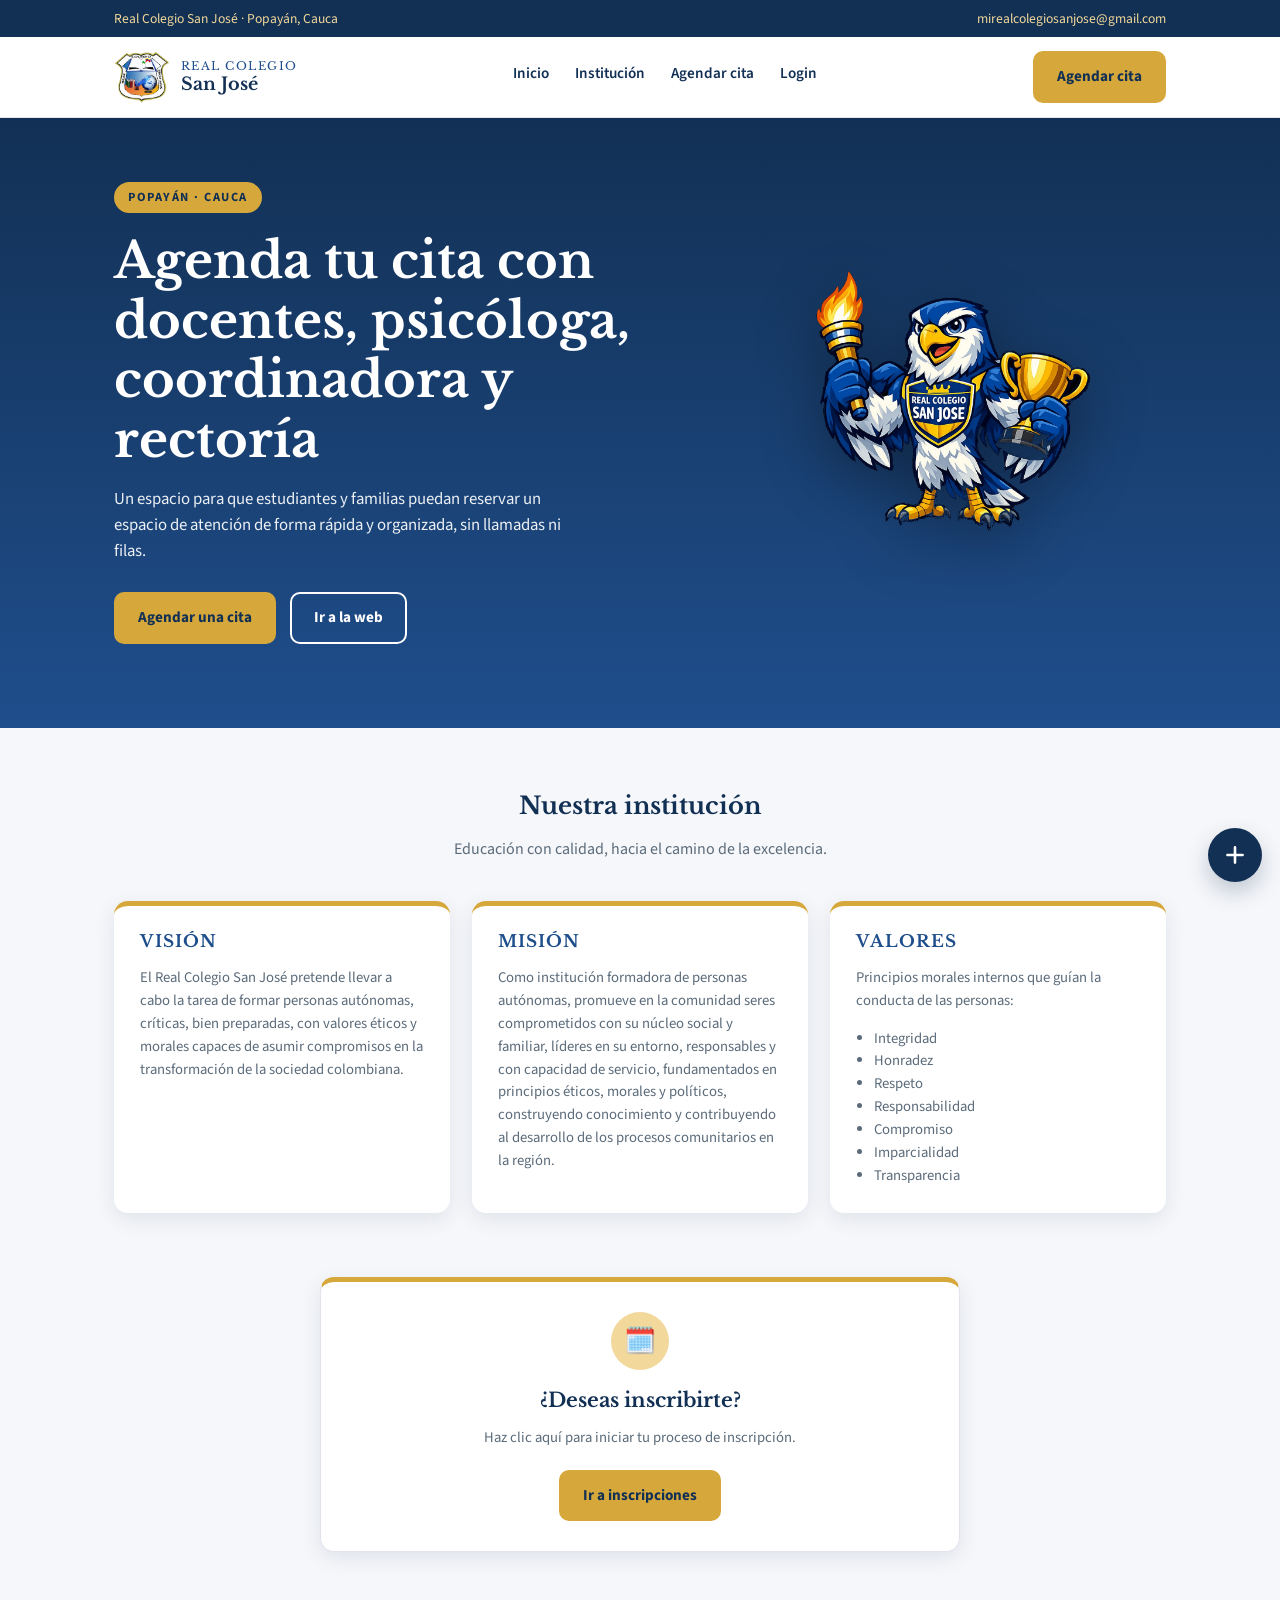
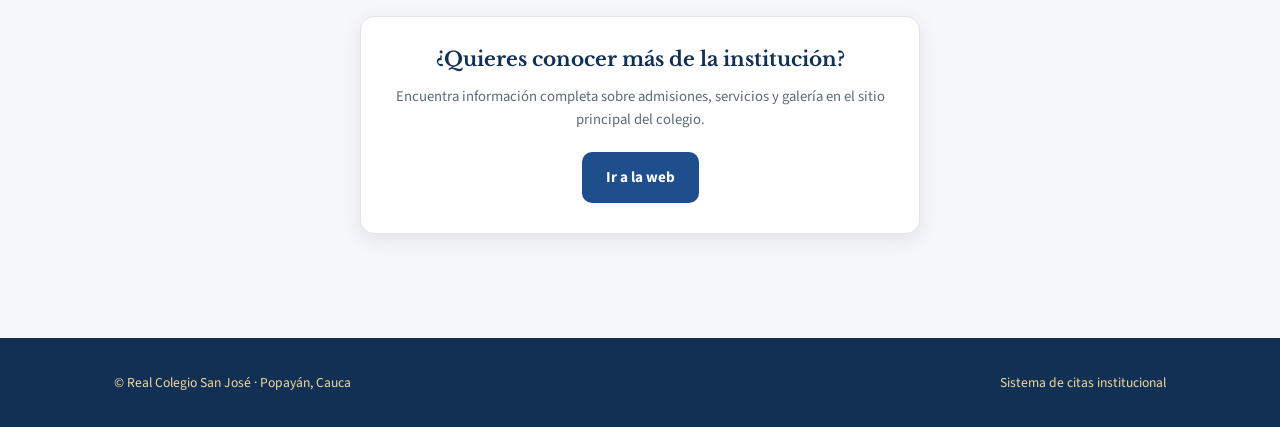
<file: index.html>
<!DOCTYPE html>
<html lang="es">
<head>
<meta charset="UTF-8">
<link rel="icon" href="assets/logo.png" type="image/png">
<meta name="viewport" content="width=device-width, initial-scale=1.0">
<title>Real Colegio San José | Popayán - Cauca</title>
<link rel="preconnect" href="https://fonts.googleapis.com">
<link href="https://fonts.googleapis.com/css2?family=Libre+Baskerville:wght@400;700&family=Source+Sans+3:wght@400;600;700&family=IBM+Plex+Mono:wght@500;600&display=swap" rel="stylesheet">
<link rel="stylesheet" href="css/style.css">
</head>
<body>

<div class="topbar">
  <div class="wrap">
    <span>Real Colegio San José · Popayán, Cauca</span>
    <span>mirealcolegiosanjose@gmail.com</span>
  </div>
</div>

<nav class="main">
  <div class="wrap">
    <div class="brand">
      <img src="assets/logo.png" alt="Escudo Real Colegio San José">
      <div class="brand-text">
        <span class="a">Real Colegio</span>
        <span class="b">San José</span>
      </div>
    </div>
    <div class="navlinks">
      <a href="index.html">Inicio</a>
      <a href="#institucion">Institución</a>
      <a href="citas.html">Agendar cita</a>
      <a href="login.html">Login</a>
    </div>
    <a href="citas.html" class="btn dorado">Agendar cita</a>
    <a href="login.html" class="btn outline nav-login-movil">Login</a>
  </div>
</nav>

<section class="hero">
  <div class="wrap">
    <div>
      <span class="eyebrow">Popayán · Cauca</span>
      <h1 style="color:#fff;">Agenda tu cita con docentes, psicóloga, coordinadora y rectoría</h1>
      <p>Un espacio para que estudiantes y familias puedan reservar un espacio de atención de forma rápida y organizada, sin llamadas ni filas.</p>
      <div class="actions">
        <a href="citas.html" class="btn dorado">Agendar una cita</a>
        <a href="https://realcolegiosanjose.edu.co/" target="_blank" rel="noopener" class="btn outline" style="color:#fff; border-color:#fff;">Ir a la web</a>
      </div>
    </div>
    <div>
      <img src="assets/mascota.png" alt="Mascota del Real Colegio San José" class="mascota">
    </div>
  </div>
</section>

<section class="section" id="institucion">
  <div class="wrap">
    <div class="section-title">
      <h2>Nuestra institución</h2>
      <p>Educación con calidad, hacia el camino de la excelencia.</p>
    </div>
    <div class="mvv">
      <div class="box">
        <h3>Visión</h3>
        <p>El Real Colegio San José pretende llevar a cabo la tarea de formar personas autónomas, críticas, bien preparadas, con valores éticos y morales capaces de asumir compromisos en la transformación de la sociedad colombiana.</p>
      </div>
      <div class="box">
        <h3>Misión</h3>
        <p>Como institución formadora de personas autónomas, promueve en la comunidad seres comprometidos con su núcleo social y familiar, líderes en su entorno, responsables y con capacidad de servicio, fundamentados en principios éticos, morales y políticos, construyendo conocimiento y contribuyendo al desarrollo de los procesos comunitarios en la región.</p>
      </div>
      <div class="box">
        <h3>Valores</h3>
        <p>Principios morales internos que guían la conducta de las personas:</p>
        <ul>
          <li>Integridad</li>
          <li>Honradez</li>
          <li>Respeto</li>
          <li>Responsabilidad</li>
          <li>Compromiso</li>
          <li>Imparcialidad</li>
          <li>Transparencia</li>
        </ul>
      </div>
    </div>
  </div>
</section>

<section class="section" style="padding-top:0;">
  <div class="wrap">
    <div class="card" style="max-width:640px; margin:0 auto; border-top:5px solid var(--dorado); text-align:center;">
      <div class="icon">🗓️</div>
      <h3>¿Deseas inscribirte?</h3>
      <p>Haz clic aquí para iniciar tu proceso de inscripción.</p>
      <a href="https://inscripcionessanjose.github.io/index.html" target="_blank" rel="noopener" class="btn dorado">Ir a inscripciones</a>
    </div>
  </div>
</section>

<section class="section" style="padding-top:0;">
  <div class="wrap center">
    <div class="card" style="max-width:560px; margin:0 auto;">
      <h3>¿Quieres conocer más de la institución?</h3>
      <p>Encuentra información completa sobre admisiones, servicios y galería en el sitio principal del colegio.</p>
      <a href="https://realcolegiosanjose.edu.co/" target="_blank" rel="noopener" class="btn">Ir a la web</a>
    </div>
  </div>
</section>

<footer>
  <div class="wrap">
    <span>© Real Colegio San José · Popayán, Cauca</span>
    <span>Sistema de citas institucional</span>
  </div>
</footer>

<div class="fab-contenedor" id="fab-redes">
  <div class="fab-lista">
    <a class="fab-item" href="https://wa.me/573028394523" target="_blank" rel="noopener" aria-label="WhatsApp">
      <svg width="26" height="26" viewBox="0 0 24 24" aria-hidden="true"><path fill="#25D366" d="M12.04 2C6.58 2 2.13 6.45 2.13 11.91c0 1.77.46 3.45 1.32 4.95L2 22l5.25-1.38a9.9 9.9 0 0 0 4.79 1.22h.01c5.46 0 9.91-4.45 9.91-9.91C21.96 6.45 17.5 2 12.04 2zm5.8 14.07c-.24.68-1.19 1.25-1.94 1.4-.53.11-1.21.19-3.52-.75-2.95-1.22-4.85-4.2-5-4.4-.14-.2-1.2-1.6-1.2-3.05 0-1.45.75-2.16 1.02-2.46.27-.3.58-.37.78-.37.19 0 .39 0 .56.01.18.01.42-.07.66.5.24.58.83 2.01.9 2.16.07.15.12.32.02.52-.1.2-.15.32-.3.5-.15.17-.31.38-.44.51-.15.15-.3.31-.13.6.17.3.76 1.26 1.64 2.04 1.13 1 2.08 1.32 2.38 1.47.3.15.48.13.65-.08.18-.2.75-.87.95-1.17.2-.3.4-.25.68-.15.28.1 1.77.84 2.08 1 .3.15.5.23.58.36.08.13.08.75-.16 1.43z"/></svg>
    </a>
    <a class="fab-item" href="https://www.instagram.com/realcolegiosanjose?igsh=MXZoenY2NHFmcDVvdA==" target="_blank" rel="noopener" aria-label="Instagram">
      <svg width="26" height="26" viewBox="0 0 16 16" xmlns="http://www.w3.org/2000/svg">
        <defs>
          <linearGradient id="igGrad" x1="0%" y1="100%" x2="100%" y2="0%">
            <stop offset="0%" stop-color="#FFDD55"/>
            <stop offset="35%" stop-color="#FF543E"/>
            <stop offset="70%" stop-color="#C837AB"/>
            <stop offset="100%" stop-color="#5851D8"/>
          </linearGradient>
        </defs>
        <path fill="url(#igGrad)" d="M8 0C5.829 0 5.556.01 4.703.048 3.85.088 3.269.222 2.76.42a3.9 3.9 0 0 0-1.417.923A3.9 3.9 0 0 0 .42 2.76C.222 3.268.087 3.85.048 4.7.01 5.555 0 5.827 0 8.001c0 2.172.01 2.444.048 3.297.04.852.174 1.433.372 1.942.205.526.478.972.923 1.417.444.445.89.719 1.416.923.51.198 1.09.333 1.942.372C5.555 15.99 5.827 16 8 16s2.444-.01 3.298-.048c.851-.04 1.434-.174 1.943-.372a3.9 3.9 0 0 0 1.416-.923c.445-.445.718-.891.923-1.417.197-.509.332-1.09.372-1.942C15.99 10.445 16 10.173 16 8s-.01-2.445-.048-3.299c-.04-.851-.175-1.433-.372-1.941a3.9 3.9 0 0 0-.923-1.417A3.9 3.9 0 0 0 13.24.42c-.51-.198-1.092-.333-1.943-.372C10.443.01 10.172 0 7.998 0zm-.717 1.442h.718c2.136 0 2.389.007 3.232.046.78.035 1.203.166 1.485.275.373.145.64.319.92.599.28.28.453.546.598.92.11.281.24.705.275 1.485.039.843.047 1.096.047 3.231s-.008 2.389-.047 3.232c-.035.78-.166 1.203-.275 1.485a2.5 2.5 0 0 1-.598.92c-.28.28-.546.453-.92.598-.28.11-.704.24-1.485.275-.843.039-1.096.047-3.232.047s-2.39-.008-3.233-.047c-.78-.035-1.203-.166-1.485-.275a2.5 2.5 0 0 1-.92-.598 2.5 2.5 0 0 1-.6-.92c-.109-.281-.24-.705-.275-1.485-.038-.843-.046-1.096-.046-3.233 0-2.136.008-2.388.046-3.231.036-.78.166-1.204.276-1.486.145-.373.319-.64.599-.92s.546-.453.92-.598c.282-.11.705-.24 1.485-.276.738-.033 1.024-.043 2.515-.045zm4.988 1.328a.96.96 0 1 0 0 1.92.96.96 0 0 0 0-1.92m-4.27 1.122a4.109 4.109 0 1 0 0 8.217 4.109 4.109 0 0 0 0-8.217m0 1.441a2.667 2.667 0 1 1 0 5.334 2.667 2.667 0 0 1 0-5.334"/>
      </svg>
    </a>
    <a class="fab-item" href="https://www.facebook.com/share/17woAb1F4h/" target="_blank" rel="noopener" aria-label="Facebook">
      <svg width="26" height="26" viewBox="0 0 16 16" fill="#1877F2" xmlns="http://www.w3.org/2000/svg"><path d="M16 8.049c0-4.446-3.582-8.05-8-8.05C3.58 0 0 3.603 0 8.05c0 4.017 2.926 7.347 6.75 7.951v-5.625h-2.03V8.05H6.75V6.275c0-2.017 1.195-3.131 3.022-3.131.876 0 1.791.157 1.791.157v1.98h-1.009c-.993 0-1.303.621-1.303 1.258v1.51h2.218l-.354 2.326H9.25V16c3.824-.604 6.75-3.934 6.75-7.951"/></svg>
    </a>
  </div>
  <button type="button" class="fab-trigger" aria-label="Mostrar redes sociales" aria-expanded="false">
    <svg width="26" height="26" viewBox="0 0 24 24" fill="none" stroke="currentColor" stroke-width="2.4" stroke-linecap="round"><path d="M12 5v14M5 12h14"/></svg>
  </button>
</div>

<script src="js/fab-redes.js"></script>
</body>
</html>
</file>
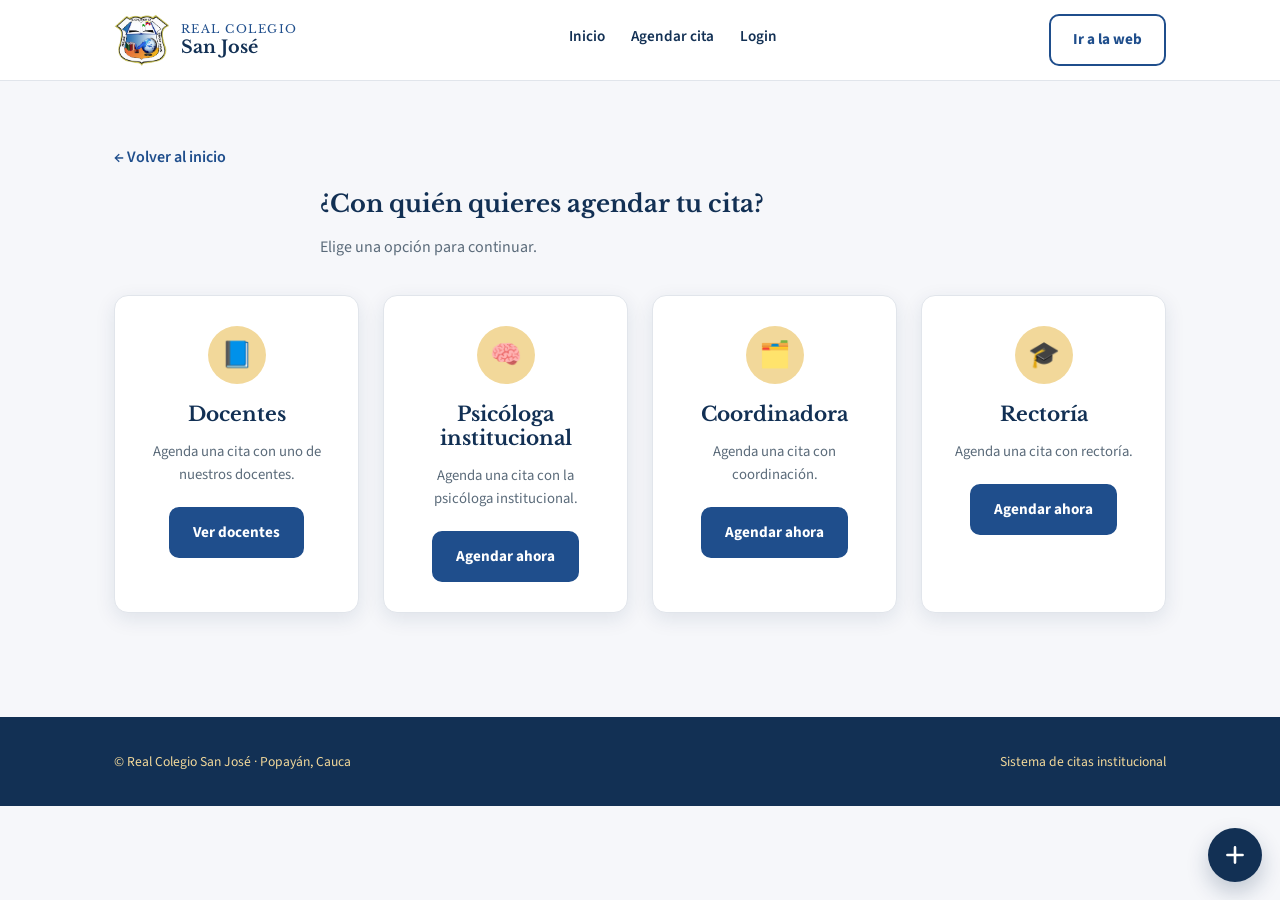
<file: citas.html>
<!DOCTYPE html>
<html lang="es">
<head>
<meta charset="UTF-8">
<link rel="icon" href="assets/logo.png" type="image/png">
<meta name="viewport" content="width=device-width, initial-scale=1.0">
<title>Agendar cita | Real Colegio San José</title>
<link rel="preconnect" href="https://fonts.googleapis.com">
<link href="https://fonts.googleapis.com/css2?family=Libre+Baskerville:wght@400;700&family=Source+Sans+3:wght@400;600;700&family=IBM+Plex+Mono:wght@500;600&display=swap" rel="stylesheet">
<link rel="stylesheet" href="css/style.css">
</head>
<body>

<nav class="main">
  <div class="wrap">
    <div class="brand">
      <img src="assets/logo.png" alt="Escudo Real Colegio San José">
      <div class="brand-text">
        <span class="a">Real Colegio</span>
        <span class="b">San José</span>
      </div>
    </div>
    <div class="navlinks">
      <a href="index.html">Inicio</a>
      <a href="citas.html">Agendar cita</a>
      <a href="login.html">Login</a>
    </div>
    <a href="https://realcolegiosanjose.edu.co/" target="_blank" rel="noopener" class="btn outline">Ir a la web</a>
    <a href="login.html" class="btn outline nav-login-movil">Login</a>
  </div>
</nav>

<section class="section">
  <div class="wrap">
    <a href="index.html" class="back-link">← Volver al inicio</a>
    <div class="section-title" style="text-align:left; margin-bottom:36px;">
      <h2>¿Con quién quieres agendar tu cita?</h2>
      <p>Elige una opción para continuar.</p>
    </div>

    <div class="cards3">
      <a href="lista.html?categoria=docente" class="card">
        <div class="icon">📘</div>
        <h3>Docentes</h3>
        <p>Agenda una cita con uno de nuestros docentes.</p>
        <span class="btn">Ver docentes</span>
      </a>

      <a href="lista.html?categoria=psicologo" class="card">
        <div class="icon">🧠</div>
        <h3>Psicóloga institucional</h3>
        <p>Agenda una cita con la psicóloga institucional.</p>
        <span class="btn">Agendar ahora</span>
      </a>

      <a href="lista.html?categoria=coordinador" class="card">
        <div class="icon">🗂️</div>
        <h3>Coordinadora</h3>
        <p>Agenda una cita con coordinación.</p>
        <span class="btn">Agendar ahora</span>
      </a>

      <a href="lista.html?categoria=rector" class="card">
        <div class="icon">🎓</div>
        <h3>Rectoría</h3>
        <p>Agenda una cita con rectoría.</p>
        <span class="btn">Agendar ahora</span>
      </a>
    </div>
  </div>
</section>

<footer>
  <div class="wrap">
    <span>© Real Colegio San José · Popayán, Cauca</span>
    <span>Sistema de citas institucional</span>
  </div>
</footer>

<div class="fab-contenedor" id="fab-redes">
  <div class="fab-lista">
    <a class="fab-item" href="https://wa.me/573028394523" target="_blank" rel="noopener" aria-label="WhatsApp">
      <svg width="26" height="26" viewBox="0 0 24 24" aria-hidden="true"><path fill="#25D366" d="M12.04 2C6.58 2 2.13 6.45 2.13 11.91c0 1.77.46 3.45 1.32 4.95L2 22l5.25-1.38a9.9 9.9 0 0 0 4.79 1.22h.01c5.46 0 9.91-4.45 9.91-9.91C21.96 6.45 17.5 2 12.04 2zm5.8 14.07c-.24.68-1.19 1.25-1.94 1.4-.53.11-1.21.19-3.52-.75-2.95-1.22-4.85-4.2-5-4.4-.14-.2-1.2-1.6-1.2-3.05 0-1.45.75-2.16 1.02-2.46.27-.3.58-.37.78-.37.19 0 .39 0 .56.01.18.01.42-.07.66.5.24.58.83 2.01.9 2.16.07.15.12.32.02.52-.1.2-.15.32-.3.5-.15.17-.31.38-.44.51-.15.15-.3.31-.13.6.17.3.76 1.26 1.64 2.04 1.13 1 2.08 1.32 2.38 1.47.3.15.48.13.65-.08.18-.2.75-.87.95-1.17.2-.3.4-.25.68-.15.28.1 1.77.84 2.08 1 .3.15.5.23.58.36.08.13.08.75-.16 1.43z"/></svg>
    </a>
    <a class="fab-item" href="https://www.instagram.com/realcolegiosanjose?igsh=MXZoenY2NHFmcDVvdA==" target="_blank" rel="noopener" aria-label="Instagram">
      <svg width="26" height="26" viewBox="0 0 16 16" xmlns="http://www.w3.org/2000/svg">
        <defs>
          <linearGradient id="igGrad" x1="0%" y1="100%" x2="100%" y2="0%">
            <stop offset="0%" stop-color="#FFDD55"/>
            <stop offset="35%" stop-color="#FF543E"/>
            <stop offset="70%" stop-color="#C837AB"/>
            <stop offset="100%" stop-color="#5851D8"/>
          </linearGradient>
        </defs>
        <path fill="url(#igGrad)" d="M8 0C5.829 0 5.556.01 4.703.048 3.85.088 3.269.222 2.76.42a3.9 3.9 0 0 0-1.417.923A3.9 3.9 0 0 0 .42 2.76C.222 3.268.087 3.85.048 4.7.01 5.555 0 5.827 0 8.001c0 2.172.01 2.444.048 3.297.04.852.174 1.433.372 1.942.205.526.478.972.923 1.417.444.445.89.719 1.416.923.51.198 1.09.333 1.942.372C5.555 15.99 5.827 16 8 16s2.444-.01 3.298-.048c.851-.04 1.434-.174 1.943-.372a3.9 3.9 0 0 0 1.416-.923c.445-.445.718-.891.923-1.417.197-.509.332-1.09.372-1.942C15.99 10.445 16 10.173 16 8s-.01-2.445-.048-3.299c-.04-.851-.175-1.433-.372-1.941a3.9 3.9 0 0 0-.923-1.417A3.9 3.9 0 0 0 13.24.42c-.51-.198-1.092-.333-1.943-.372C10.443.01 10.172 0 7.998 0zm-.717 1.442h.718c2.136 0 2.389.007 3.232.046.78.035 1.203.166 1.485.275.373.145.64.319.92.599.28.28.453.546.598.92.11.281.24.705.275 1.485.039.843.047 1.096.047 3.231s-.008 2.389-.047 3.232c-.035.78-.166 1.203-.275 1.485a2.5 2.5 0 0 1-.598.92c-.28.28-.546.453-.92.598-.28.11-.704.24-1.485.275-.843.039-1.096.047-3.232.047s-2.39-.008-3.233-.047c-.78-.035-1.203-.166-1.485-.275a2.5 2.5 0 0 1-.92-.598 2.5 2.5 0 0 1-.6-.92c-.109-.281-.24-.705-.275-1.485-.038-.843-.046-1.096-.046-3.233 0-2.136.008-2.388.046-3.231.036-.78.166-1.204.276-1.486.145-.373.319-.64.599-.92s.546-.453.92-.598c.282-.11.705-.24 1.485-.276.738-.033 1.024-.043 2.515-.045zm4.988 1.328a.96.96 0 1 0 0 1.92.96.96 0 0 0 0-1.92m-4.27 1.122a4.109 4.109 0 1 0 0 8.217 4.109 4.109 0 0 0 0-8.217m0 1.441a2.667 2.667 0 1 1 0 5.334 2.667 2.667 0 0 1 0-5.334"/>
      </svg>
    </a>
    <a class="fab-item" href="https://www.facebook.com/share/17woAb1F4h/" target="_blank" rel="noopener" aria-label="Facebook">
      <svg width="26" height="26" viewBox="0 0 16 16" fill="#1877F2" xmlns="http://www.w3.org/2000/svg"><path d="M16 8.049c0-4.446-3.582-8.05-8-8.05C3.58 0 0 3.603 0 8.05c0 4.017 2.926 7.347 6.75 7.951v-5.625h-2.03V8.05H6.75V6.275c0-2.017 1.195-3.131 3.022-3.131.876 0 1.791.157 1.791.157v1.98h-1.009c-.993 0-1.303.621-1.303 1.258v1.51h2.218l-.354 2.326H9.25V16c3.824-.604 6.75-3.934 6.75-7.951"/></svg>
    </a>
  </div>
  <button type="button" class="fab-trigger" aria-label="Mostrar redes sociales" aria-expanded="false">
    <svg width="26" height="26" viewBox="0 0 24 24" fill="none" stroke="currentColor" stroke-width="2.4" stroke-linecap="round"><path d="M12 5v14M5 12h14"/></svg>
  </button>
</div>

<script src="js/fab-redes.js"></script>
</body>
</html>
</file>
<file: css/style.css>
/* ===========================================================
   REAL COLEGIO SAN JOSÉ — Sistema de citas
   Paleta: azul institucional, dorado, blanco
   Tipografía: Libre Baskerville (display) + Source Sans 3 (cuerpo)
             + IBM Plex Mono (horas / fechas)
   =========================================================== */

:root{
  --azul-marino:#123054;
  --azul:#1F4E8C;
  --azul-claro:#3D74BF;
  --dorado:#D6A83B;
  --dorado-suave:#F2D89A;
  --blanco:#FFFFFF;
  --fondo:#F6F7FA;
  --texto:#22303F;
  --texto-suave:#5B6B7A;
  --linea:#E1E5EB;
  --ocupado:#C0392B;
  --disponible:#1F8A55;

  --radio:10px;
  --sombra: 0 6px 20px rgba(18,48,84,0.10);
}

*{box-sizing:border-box;}
html,body{margin:0; padding:0;}
body{
  background:var(--fondo);
  color:var(--texto);
  font-family:'Source Sans 3', sans-serif;
  line-height:1.55;
}
h1,h2,h3,h4{
  font-family:'Libre Baskerville', serif;
  color:var(--azul-marino);
  line-height:1.2;
  margin:0 0 .5em;
}
a{color:inherit; text-decoration:none;}
.mono{font-family:'IBM Plex Mono', monospace;}
img{max-width:100%; display:block;}
.wrap{max-width:1100px; margin:0 auto; padding:0 24px;}

/* Barra superior de contacto (como el sitio real) */
.topbar{
  background:var(--azul-marino);
  color:var(--dorado-suave);
  font-size:.85rem;
}
.topbar .wrap{
  display:flex; justify-content:space-between; align-items:center;
  padding:8px 24px; flex-wrap:wrap; gap:6px;
}

/* NAV */
nav.main{
  background:var(--blanco);
  border-bottom:1px solid var(--linea);
  position:sticky; top:0; z-index:40;
}
nav.main .wrap{
  display:flex; align-items:center; justify-content:space-between;
  padding:14px 24px;
}
.brand{display:flex; align-items:center; gap:12px;}
.brand img{height:52px; width:auto;}
.brand-text{font-family:'Libre Baskerville', serif; line-height:1.15;}
.brand-text .a{display:block; font-size:.72rem; letter-spacing:1.5px; color:var(--azul); text-transform:uppercase;}
.brand-text .b{display:block; font-size:1.1rem; color:var(--azul-marino); font-weight:700;}

.navlinks{display:flex; gap:26px; align-items:center; font-weight:600; font-size:.95rem;}
.navlinks a{color:var(--azul-marino); padding-bottom:4px; border-bottom:2px solid transparent;}
.navlinks a:hover{border-bottom-color:var(--dorado);}

.btn{
  display:inline-flex; align-items:center; gap:8px; justify-content:center;
  background:var(--azul); color:var(--blanco);
  font-weight:700; font-size:.95rem;
  padding:12px 22px; border-radius:var(--radio);
  border:2px solid var(--azul);
  cursor:pointer; transition: all .15s ease;
}
.btn:hover{background:var(--azul-marino); border-color:var(--azul-marino);}
.btn.dorado{background:var(--dorado); border-color:var(--dorado); color:var(--azul-marino);}
.btn.dorado:hover{background:#C29528; border-color:#C29528;}
.btn.outline{background:transparent; color:var(--azul); border-color:var(--azul);}
.btn.outline:hover{background:var(--azul); color:var(--blanco);}
.btn:disabled{opacity:.45; cursor:not-allowed;}

/* HERO */
.hero{
  background:linear-gradient(180deg, var(--azul-marino) 0%, var(--azul) 100%);
  color:var(--blanco);
  padding:64px 0 84px;
  position:relative;
  overflow:hidden;
}
.hero .wrap{display:grid; grid-template-columns:1.15fr .85fr; gap:40px; align-items:center; position:relative; z-index:2;}
.hero .eyebrow{
  display:inline-block; font-size:.78rem; font-weight:700; letter-spacing:1.5px;
  text-transform:uppercase; color:var(--azul-marino); background:var(--dorado);
  padding:6px 14px; border-radius:999px; margin-bottom:18px;
}
.hero h1{color:var(--blanco); font-size:clamp(2rem,4.4vw,3.1rem); margin-bottom:16px;}
.hero p{max-width:480px; opacity:.92; margin-bottom:28px; font-size:1.05rem;}
.hero .actions{display:flex; gap:14px; flex-wrap:wrap;}
.hero .mascota{max-width:300px; margin:0 auto; filter:drop-shadow(0 18px 30px rgba(0,0,0,0.35));}

/* SECTION generic */
.section{padding:64px 0;}
.section-title{text-align:center; max-width:640px; margin:0 auto 40px;}
.section-title p{color:var(--texto-suave);}

/* CARDS: categorías de citas */
.cards3{display:grid; grid-template-columns:repeat(auto-fit,minmax(230px,1fr)); gap:24px;}
.card{
  background:var(--blanco); border:1px solid var(--linea); border-radius:14px;
  padding:30px 26px; box-shadow:var(--sombra); text-align:center;
  transition: transform .18s ease, box-shadow .18s ease;
}
.card:hover{transform:translateY(-5px); box-shadow:0 14px 28px rgba(18,48,84,0.16);}
.card .icon{
  width:58px; height:58px; border-radius:50%; background:var(--dorado-suave);
  display:flex; align-items:center; justify-content:center; margin:0 auto 18px;
  font-size:1.6rem;
}
.card h3{margin-bottom:8px; font-size:1.25rem;}
.card p{color:var(--texto-suave); font-size:.92rem; margin-bottom:20px;}

/* Grid de personas (docentes / psicólogos) */
.people-grid{display:grid; grid-template-columns:repeat(auto-fit,minmax(190px,1fr)); gap:20px;}
.person-card{
  background:var(--blanco); border:1px solid var(--linea); border-radius:var(--radio);
  padding:22px; text-align:center; cursor:pointer; transition: all .15s ease;
}
.person-card:hover{border-color:var(--azul); box-shadow:var(--sombra); transform:translateY(-3px);}
.person-card .avatar{
  width:56px; height:56px; border-radius:50%; margin:0 auto 12px;
  background:var(--azul-marino); color:var(--dorado-suave);
  display:flex; align-items:center; justify-content:center;
  font-family:'Libre Baskerville', serif; font-weight:700; font-size:1.2rem;
}
.person-card h4{font-size:1rem; margin-bottom:2px;}
.person-card span{font-size:.78rem; color:var(--texto-suave);}

/* MISIÓN/VISIÓN/VALORES */
.mvv{display:grid; grid-template-columns:repeat(3,1fr); gap:22px;}
.mvv .box{
  background:var(--blanco); border-radius:14px; padding:26px; border-top:5px solid var(--dorado);
  box-shadow:var(--sombra);
}
.mvv .box h3{font-size:1.05rem; text-transform:uppercase; letter-spacing:1px; color:var(--azul);}
.mvv .box p, .mvv .box li{font-size:.92rem; color:var(--texto-suave);}
.mvv ul{padding-left:18px; margin:0;}

/* CALENDARIO SEMANAL (por persona) */
.persona-header{
  display:flex; align-items:center; gap:16px; margin-bottom:30px; flex-wrap:wrap;
}
.persona-header .avatar-lg{
  width:64px; height:64px; border-radius:50%; background:var(--azul-marino); color:var(--dorado-suave);
  display:flex; align-items:center; justify-content:center; font-family:'Libre Baskerville',serif; font-size:1.5rem; font-weight:700;
}
.week-nav{display:flex; align-items:center; justify-content:space-between; margin-bottom:18px; gap:12px; flex-wrap:wrap;}
.week-nav .rango{font-weight:700; color:var(--azul-marino);}

.grid-semana{
  display:grid; grid-template-columns: 90px repeat(5, 1fr);
  border:1px solid var(--linea); border-radius:var(--radio); overflow:hidden;
  background:var(--blanco);
}
.grid-semana .cell{
  border-bottom:1px solid var(--linea); border-right:1px solid var(--linea);
  padding:10px 6px; font-size:.85rem; text-align:center;
}
.grid-semana .cell:last-child{border-right:none;}
.grid-semana .head{
  background:var(--azul-marino); color:var(--blanco); font-weight:700; padding:12px 6px;
}
.grid-semana .hora-label{
  background:var(--fondo); font-family:'IBM Plex Mono', monospace; font-size:.78rem; color:var(--texto-suave);
  display:flex; align-items:center; justify-content:center;
}
.slot{
  cursor:pointer; font-family:'IBM Plex Mono', monospace; font-size:.78rem;
  padding:10px 4px; color:var(--disponible); font-weight:600;
}
.slot:hover{background:var(--dorado-suave);}
.slot.ocupado{
  cursor:not-allowed; color:var(--blanco); background:var(--ocupado);
  position:relative;
}
.slot.ocupado .sello{
  display:inline-block; border:2px solid var(--blanco); border-radius:6px;
  padding:1px 6px; font-size:.65rem; letter-spacing:1px; transform:rotate(-6deg);
}
.slot.pasado{color:var(--texto-suave); opacity:.4; cursor:not-allowed;}

/* MODAL de agendamiento */
.modal-bg{
  position:fixed; inset:0; background:rgba(18,48,84,0.55);
  display:none; align-items:center; justify-content:center; z-index:100; padding:20px;
}
.modal-bg.open{display:flex;}
.modal{
  background:var(--blanco); border-radius:14px; padding:30px; max-width:420px; width:100%;
  box-shadow:0 20px 50px rgba(0,0,0,0.3);
}
.modal h3{margin-bottom:4px;}
.modal .detalle{
  background:var(--fondo); border-radius:8px; padding:12px 16px; margin:14px 0 20px;
  font-family:'IBM Plex Mono', monospace; font-size:.9rem; color:var(--azul-marino);
}
.field{margin-bottom:16px;}
.field label{display:block; font-size:.85rem; font-weight:700; margin-bottom:6px; color:var(--azul-marino);}
.field input{
  width:100%; padding:11px 12px; border:1px solid var(--linea); border-radius:8px; font-size:.95rem;
  font-family:inherit;
}
.field input:focus{outline:2px solid var(--azul); outline-offset:1px;}
.modal-actions{display:flex; gap:10px; justify-content:flex-end; margin-top:8px;}

/* Mensajes de estado */
.msg{padding:12px 16px; border-radius:8px; font-size:.9rem; margin-bottom:16px;}
.msg.ok{background:#E4F5EC; color:var(--disponible); border:1px solid #BEE6CE;}
.msg.error{background:#FBEAEA; color:var(--ocupado); border:1px solid #F3C6C2;}

/* PANEL DE CONSULTA (vista anual) */
.selector-persona{
  display:flex; gap:12px; align-items:flex-end; flex-wrap:wrap; margin-bottom:30px;
}
.selector-persona select{
  padding:11px 14px; border:1px solid var(--linea); border-radius:8px; font-size:.95rem; min-width:260px;
  font-family:inherit; background:var(--blanco);
}
.anio-grid{
  display:grid; grid-template-columns:repeat(auto-fit,minmax(220px,1fr)); gap:20px;
}
.mes{
  background:var(--blanco); border:1px solid var(--linea); border-radius:var(--radio); padding:14px;
}
.mes h4{
  text-align:center; font-size:.95rem; text-transform:uppercase; letter-spacing:1px;
  color:var(--azul); margin-bottom:10px;
}
.dias-mes{display:grid; grid-template-columns:repeat(7,1fr); gap:3px; font-size:.72rem;}
.dias-mes .dow{text-align:center; color:var(--texto-suave); font-weight:700; padding-bottom:4px;}
.dias-mes .dia{
  text-align:center; padding:5px 0; border-radius:5px; color:var(--texto-suave);
}
.dias-mes .dia.con-cita{
  background:var(--azul); color:var(--blanco); font-weight:700; cursor:pointer;
}
.dias-mes .dia.con-cita:hover{background:var(--dorado); color:var(--azul-marino);}
.dias-mes .dia.vacio{visibility:hidden;}

.popover-citas{
  margin-top:22px; background:var(--blanco); border:1px solid var(--linea); border-radius:var(--radio);
  padding:22px; display:none;
}
.popover-citas.open{display:block;}
.cita-item{
  display:flex; justify-content:space-between; padding:10px 0; border-bottom:1px dashed var(--linea);
  font-size:.92rem;
}
.cita-item:last-child{border-bottom:none;}

/* FOOTER */
footer{background:var(--azul-marino); color:var(--dorado-suave); padding:34px 0; margin-top:40px;}
footer .wrap{display:flex; justify-content:space-between; align-items:center; flex-wrap:wrap; gap:12px; font-size:.85rem;}

/* AUTENTICACIÓN */
.auth-box{
  max-width:420px; margin:60px auto; background:var(--blanco); border:1px solid var(--linea);
  border-radius:14px; padding:34px; box-shadow:var(--sombra);
}
.auth-box h2{text-align:center;}
.auth-box p.sub{text-align:center; color:var(--texto-suave); margin-bottom:26px; font-size:.92rem;}
.role-pill{
  display:inline-block; font-size:.72rem; font-weight:700; text-transform:uppercase; letter-spacing:.5px;
  padding:3px 10px; border-radius:999px; background:var(--dorado-suave); color:var(--azul-marino);
}
.panel-box{
  background:var(--blanco); border:1px solid var(--linea); border-radius:14px; padding:26px; box-shadow:var(--sombra);
  margin-bottom:26px;
}
.panel-box h3{margin-bottom:16px;}
.tabla-simple{width:100%; border-collapse:collapse; font-size:.9rem;}
.tabla-simple th{text-align:left; padding:10px 8px; border-bottom:2px solid var(--linea); color:var(--azul-marino);}
.tabla-simple td{padding:10px 8px; border-bottom:1px solid var(--linea);}
.tabla-simple .pill{font-size:.72rem; font-weight:700; padding:2px 8px; border-radius:999px; background:var(--fondo);}
.btn-mini{
  font-size:.78rem; padding:6px 12px; border-radius:6px; border:1px solid var(--linea);
  background:var(--blanco); cursor:pointer; color:var(--ocupado); font-weight:600;
}
.btn-mini:hover{background:#FBEAEA;}
.top-user-bar{
  display:flex; justify-content:space-between; align-items:center; margin-bottom:26px; flex-wrap:wrap; gap:10px;
}
.top-user-bar .quien{font-size:.9rem; color:var(--texto-suave);}
.slot.bloqueado{
  cursor:pointer; color:var(--blanco); background:#8A8F98;
}
.slot.bloqueado .sello{
  display:inline-block; border:2px solid var(--blanco); border-radius:6px;
  padding:1px 6px; font-size:.65rem; letter-spacing:1px; transform:rotate(-6deg);
}

.foto-persona{
  width:64px; height:64px; border-radius:50%; object-fit:cover;
  border:3px solid var(--dorado); box-shadow:var(--sombra);
}
.person-card .foto-mini{
  width:56px; height:56px; border-radius:50%; object-fit:cover;
  margin:0 auto 12px; display:block; border:3px solid var(--dorado);
}
.buscador{
  width:100%; padding:12px 16px; border:1px solid var(--linea); border-radius:10px;
  font-size:.95rem; font-family:inherit; margin-bottom:24px;
}
.buscador:focus{ outline:2px solid var(--azul); outline-offset:1px; }

/* Columnas por día (horarios propios de cada persona) */
.dias-columnas{
  display:grid; grid-template-columns:repeat(auto-fit, minmax(150px, 1fr)); gap:14px;
}
.dia-columna{
  background:var(--blanco); border:1px solid var(--linea); border-radius:var(--radio);
  overflow:hidden;
}
.dia-columna .cab{
  background:var(--azul-marino); color:var(--blanco); text-align:center; padding:12px 6px; font-weight:700;
}
.dia-columna .cab .fecha{ display:block; font-weight:400; font-size:.78rem; font-family:'IBM Plex Mono', monospace; opacity:.85; }
.dia-columna .lista-slots{ padding:10px; display:flex; flex-direction:column; gap:8px; min-height:60px; }
.dia-columna .vacio-dia{ padding:16px 8px; text-align:center; color:var(--texto-suave); font-size:.82rem; }
.slot-btn{
  font-family:'IBM Plex Mono', monospace; font-size:.85rem; font-weight:700;
  padding:10px 6px; border-radius:8px; text-align:center; cursor:pointer;
  border:1px solid var(--disponible); color:var(--disponible); background:var(--blanco);
}
.slot-btn:hover{ background:var(--dorado-suave); }
.slot-btn.ocupado{
  cursor:not-allowed; color:var(--blanco); background:var(--ocupado); border-color:var(--ocupado);
}
.slot-btn.bloqueado{ cursor:pointer; color:var(--blanco); background:#8A8F98; border-color:#8A8F98; }
.slot-btn.pasado{ cursor:not-allowed; color:var(--texto-suave); opacity:.4; border-color:var(--linea); }

@media (max-width: 860px){
}

.campo-clave{ position:relative; }
.campo-clave input{ padding-right:44px; }
.btn-ojo{
  position:absolute; right:10px; top:50%; transform:translateY(calc(-50% + 12px));
  background:none; border:none; cursor:pointer; font-size:1.1rem; padding:4px; line-height:1;
  color:var(--texto-suave);
}
.btn-ojo:hover{ color:var(--azul); }

/* Utilidades */
.center{text-align:center;}
.back-link{display:inline-block; margin-bottom:20px; font-weight:600; color:var(--azul);}
.back-link:hover{text-decoration:underline;}

@media (max-width: 860px){
  .hero .wrap{grid-template-columns:1fr;}
  .hero .mascota{max-width:200px;}
  .navlinks{display:none;}
  .mvv{grid-template-columns:1fr;}
  .grid-semana{grid-template-columns:70px repeat(5,1fr); font-size:.78rem;}

  nav.main .wrap{ flex-wrap:wrap; row-gap:8px; padding:10px 16px; }
  .brand{ gap:8px; }
  .brand img{ height:36px; }
  .brand-text .a{ font-size:.6rem; letter-spacing:1px; }
  .brand-text .b{ font-size:.92rem; }
  nav.main .btn{ padding:8px 14px; font-size:.8rem; }
}

/* Login visible en el menú móvil (aunque el resto del menú esté oculto) */
.nav-login-movil{ display:none; }
@media (max-width: 860px){
  .nav-login-movil{ display:inline-flex !important; margin-left:8px; }
}

/* Tablas con scroll horizontal en pantallas angostas */
.tabla-scroll{ overflow-x:auto; -webkit-overflow-scrolling:touch; }
.tabla-scroll table{ min-width:420px; }

/* Redes sociales en el footer */
.footer-redes{ display:flex; gap:14px; align-items:center; }
.footer-redes a{
  display:inline-flex; align-items:center; justify-content:center;
  width:34px; height:34px; border-radius:50%; background:rgba(214,168,59,0.15);
  color:var(--dorado-suave); font-size:1.1rem; transition: background .15s ease;
}
.footer-redes a:hover{ background:rgba(214,168,59,0.3); }

/* Botones flotantes de redes sociales */
/* ---------- Botón flotante de redes sociales (expandible) ---------- */

.fab-contenedor {
  position: fixed;
  right: 18px;
  bottom: 18px;
  z-index: 80;
  display: flex;
  flex-direction: column;
  align-items: center;
  gap: 10px;
}

.fab-lista {
  display: flex;
  flex-direction: column;
  align-items: center;
  gap: 10px;
  opacity: 0;
  transform: translateY(10px) scale(0.92);
  pointer-events: none;
  transition: opacity 0.2s ease, transform 0.2s ease;
}

.fab-contenedor.abierto .fab-lista {
  opacity: 1;
  transform: translateY(0) scale(1);
  pointer-events: auto;
}

@media (hover: hover) {
  .fab-contenedor:hover .fab-lista {
    opacity: 1;
    transform: translateY(0) scale(1);
    pointer-events: auto;
  }
}

.fab-item {
  width: 44px;
  height: 44px;
  border-radius: 50%;
  background: var(--blanco);
  border: 1px solid var(--linea);
  box-shadow: var(--sombra);
  display: flex;
  align-items: center;
  justify-content: center;
  transition: transform 0.15s ease, box-shadow 0.15s ease;
}
.fab-item:hover { transform: scale(1.1); box-shadow: 0 10px 22px rgba(18,48,84,0.24); }

.fab-trigger {
  width: 54px;
  height: 54px;
  border-radius: 50%;
  background: var(--azul-marino);
  color: var(--blanco);
  border: none;
  cursor: pointer;
  display: flex;
  align-items: center;
  justify-content: center;
  box-shadow: 0 10px 22px rgba(18,48,84,0.24);
  transition: background 0.15s ease;
}
.fab-trigger:hover { background: var(--azul); }

.fab-trigger svg { transition: transform 0.25s ease; }

.fab-contenedor.abierto .fab-trigger svg { transform: rotate(45deg); }

@media (hover: hover) {
  .fab-contenedor:hover .fab-trigger svg { transform: rotate(45deg); }
}

@media (max-width: 600px) {
  .fab-contenedor { right: 12px; bottom: 12px; gap: 8px; }
  .fab-item { width: 40px; height: 40px; }
  .fab-trigger { width: 50px; height: 50px; }
}
</file>
